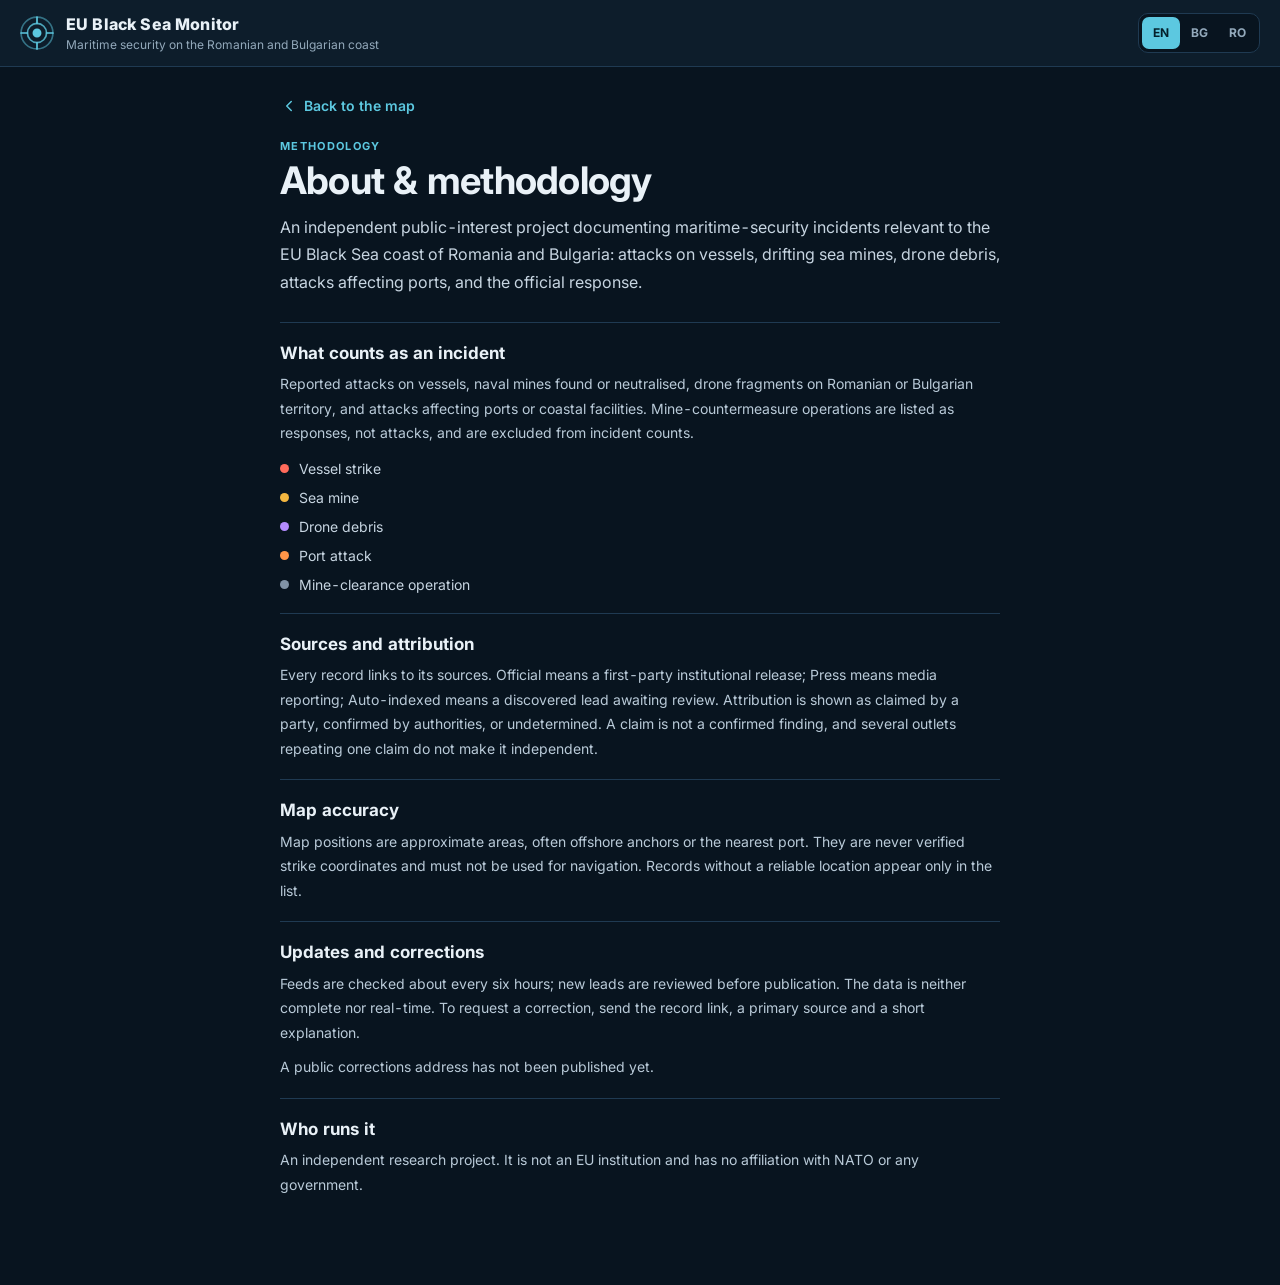
<file: about.html>
<!doctype html>
<html lang="en">
<head>
<meta charset="utf-8">
<meta name="viewport" content="width=device-width, initial-scale=1">
<meta name="theme-color" content="#08141f">
<title>About &amp; methodology · EU Black Sea Monitor</title>
<meta name="description" content="Scope, sources, attribution standards, map accuracy and corrections policy of the EU Black Sea Monitor.">
<link rel="canonical" href="https://security-eu.github.io/black-sea-monitor/about.html">
<link rel="icon" type="image/svg+xml" href="assets/favicon.svg">
<link rel="icon" href="favicon.ico" sizes="any">
<link rel="preconnect" href="https://fonts.googleapis.com">
<link rel="preconnect" href="https://fonts.gstatic.com" crossorigin>
<link rel="stylesheet" href="https://fonts.googleapis.com/css2?family=Inter:wght@400;500;600;700;800&display=swap">
<link rel="stylesheet" href="assets/style.css?v=4">
</head>
<body>
<header class="topbar">
  <a class="brand" href="./" id="brand">
    <svg class="brand-mark" viewBox="0 0 32 32" aria-hidden="true"><circle cx="16" cy="16" r="15" fill="none" stroke="currentColor" stroke-width="1.6" opacity=".5"/><circle cx="16" cy="16" r="9" fill="none" stroke="currentColor" stroke-width="1.6" opacity=".8"/><circle cx="16" cy="16" r="3.2" fill="currentColor"/><path d="M16 1v6M16 25v6M1 16h6M25 16h6" stroke="currentColor" stroke-width="1.6"/></svg>
    <span class="brand-text"><strong data-i18n="siteName">EU Black Sea Monitor</strong><small data-i18n="tagline"></small></span>
  </a>
  <nav class="lang" aria-label="Language"><button type="button" data-lang="en">EN</button><button type="button" data-lang="bg">BG</button><button type="button" data-lang="ro">RO</button></nav>
</header>
<main class="about">
  <a class="back" id="back" href="./"><svg viewBox="0 0 24 24" aria-hidden="true"><path d="M15 6l-6 6 6 6"/></svg><span data-i18n="back">Back to the map</span></a>
  <p class="eyebrow" data-i18n="methodology">Methodology</p>
  <h1 data-i18n="about">About &amp; methodology</h1>
  <p class="lead" data-i18n="aboutIntro"></p>
  <section><h2 data-i18n="aboutScope"></h2><p data-i18n="aboutScopeText"></p><ul class="legend-list" id="cats"></ul></section>
  <section><h2 data-i18n="aboutEvidence"></h2><p data-i18n="aboutEvidenceText"></p></section>
  <section><h2 data-i18n="aboutLocation"></h2><p data-i18n="aboutLocationText"></p></section>
  <section><h2 data-i18n="aboutUpdates"></h2><p data-i18n="aboutUpdatesText"></p><p id="contact" style="margin-top:10px"></p></section>
  <section><h2 data-i18n="aboutEditor"></h2><p data-i18n="aboutEditorText"></p></section>
</main>
<script type="module">
const LANGS=['en','bg','ro'];
const CAT={vessel_strike:'#ff6b5b',mine:'#f4b740',drone_debris:'#b48cff',port_attack:'#ff9548',mine_action:'#8193a6'};
const get=k=>{try{return localStorage.getItem(k)}catch{return null}};
const q=new URLSearchParams(location.search).get('lang');
let lang=LANGS.includes(q)?q:LANGS.includes(get('bsm-lang'))?get('bsm-lang'):'en';
const cfg=await fetch('config.json').then(r=>r.ok?r.json():{}).catch(()=>({}));
async function apply(l){
  lang=l;try{localStorage.setItem('bsm-lang',l)}catch{}
  const t=await fetch(`i18n/${l}.json`).then(r=>r.json());
  document.documentElement.lang=l;
  document.querySelectorAll('[data-i18n]').forEach(el=>{el.textContent=t[el.dataset.i18n]??''});
  document.querySelectorAll('[data-lang]').forEach(b=>b.setAttribute('aria-pressed',String(b.dataset.lang===l)));
  const home=l==='en'?'./':'./?lang='+l;
  document.getElementById('back').href=home;document.getElementById('brand').href=home;
  document.getElementById('cats').innerHTML=Object.entries(CAT).map(([k,c])=>`<li><i class="cdot" style="background:${c}"></i>${t['cat_'+k]}</li>`).join('');
  const box=document.getElementById('contact');box.textContent='';
  if(cfg.corrections_email){const a=document.createElement('a');a.href='mailto:'+cfg.corrections_email;a.textContent=cfg.corrections_email;box.append(t.contactLabel+': ',a)}
  else box.textContent=t.contactPending;
  document.title=`${t.about} · ${t.siteName}`;
  const u=new URL(location.href);if(l==='en')u.searchParams.delete('lang');else u.searchParams.set('lang',l);history.replaceState(null,'',u);
}
document.querySelectorAll('[data-lang]').forEach(b=>b.onclick=()=>apply(b.dataset.lang));
apply(lang);
</script>
</body>
</html>
</file>
<file: assets/style.css>
/* EU Black Sea Monitor — single stylesheet */
:root{
  --bg:#08141f;--surface:#0d1d2b;--surface-2:#122638;--surface-3:#17304a;
  --line:#1f3a52;--line-2:#2b4a66;
  --text:#e9f1f7;--muted:#93a9bb;--faint:#6f879b;
  --accent:#5cc8e0;--accent-ink:#04202b;
  --ro:#4ea3f0;--bg-c:#36c48f;
  --c-vessel_strike:#ff6b5b;--c-mine:#f4b740;--c-drone_debris:#b48cff;--c-port_attack:#ff9548;--c-mine_action:#8193a6;
  --radius:12px;--shadow:0 10px 30px rgba(0,0,0,.35);
  --font:Inter,system-ui,-apple-system,"Segoe UI",Roboto,sans-serif;
  color-scheme:dark;
}
*{box-sizing:border-box}
html{-webkit-text-size-adjust:100%}
body{margin:0;background:var(--bg);color:var(--text);font:14px/1.5 var(--font);font-feature-settings:"tnum" 1}
button,input,select{font:inherit;color:inherit}
a{color:var(--accent)}
svg:not(.leaflet-container svg){width:18px;height:18px;fill:none;stroke:currentColor;stroke-width:2;stroke-linecap:round;stroke-linejoin:round;flex:none}
:focus-visible{outline:2px solid var(--accent);outline-offset:2px}
.sr{position:absolute;width:1px;height:1px;overflow:hidden;clip:rect(0 0 0 0);white-space:nowrap}
.skip{position:absolute;left:-999px;top:8px;z-index:3000;background:var(--accent);color:var(--accent-ink);padding:8px 12px;border-radius:8px}
.skip:focus{left:8px}
.eyebrow{margin:0 0 4px;font-size:11px;font-weight:700;letter-spacing:.12em;text-transform:uppercase;color:var(--accent)}
.note{margin:0;color:var(--muted);font-size:12.5px;line-height:1.55}

/* Top bar */
.topbar{display:flex;align-items:center;justify-content:space-between;gap:16px;padding:12px 20px;background:var(--surface);border-bottom:1px solid var(--line)}
.brand{display:flex;align-items:center;gap:12px;color:var(--text);text-decoration:none;min-width:0}
.topbar .brand-mark{width:34px;height:34px;color:var(--accent)}
.brand-text{display:grid;min-width:0}
.brand-text strong{font-size:16px;font-weight:800;letter-spacing:.01em}
.brand-text small{color:var(--muted);font-size:12px;white-space:nowrap;overflow:hidden;text-overflow:ellipsis}
.topbar-right{display:flex;align-items:center;gap:10px}
.lang{display:flex;padding:3px;background:var(--bg);border:1px solid var(--line);border-radius:10px}
.lang button{border:0;background:none;padding:6px 10px;border-radius:7px;font-size:12px;font-weight:700;color:var(--muted);cursor:pointer;min-width:38px;min-height:32px}
.lang button[aria-pressed="true"]{background:var(--accent);color:var(--accent-ink)}
.link-btn{display:inline-flex;align-items:center;gap:7px;padding:8px 12px;border:1px solid var(--line-2);border-radius:10px;color:var(--text);text-decoration:none;font-size:13px;font-weight:600;min-height:40px}
.link-btn:hover{background:var(--surface-2)}

/* KPI strip */
.kpis{display:flex;gap:1px;background:var(--line);border-bottom:1px solid var(--line);overflow-x:auto;scrollbar-width:none}
.kpis::-webkit-scrollbar{display:none}
.kpi{flex:1 0 auto;display:flex;flex-direction:column;justify-content:center;gap:1px;padding:10px 20px;background:var(--surface);min-width:120px}
.kpi-value{font-size:22px;font-weight:800;line-height:1.15;letter-spacing:-.02em}
.kpi-label{display:flex;align-items:center;gap:6px;color:var(--muted);font-size:12px;white-space:nowrap}
.kpi-updated{flex:2 0 auto;align-items:flex-end;text-align:right}
.kpi-updated #updatedAt{font-weight:600;font-size:13px}
.cdot{display:inline-block;width:9px;height:9px;border-radius:50%;flex:none}
.cdot.ro{background:var(--ro)}.cdot.bg{background:var(--bg-c)}

/* Main layout */
.mtabs{display:none}
.app{display:grid;grid-template-columns:minmax(330px,400px) minmax(0,1fr);height:calc(100dvh - 128px);min-height:520px;max-height:900px}
.panel{display:flex;flex-direction:column;min-height:0;background:var(--surface);border-right:1px solid var(--line)}
.ptabs{display:grid;grid-template-columns:1fr 1fr;border-bottom:1px solid var(--line)}
.ptabs button{display:flex;align-items:center;justify-content:center;gap:8px;padding:13px 10px;background:none;border:0;border-bottom:2px solid transparent;color:var(--muted);font-weight:700;cursor:pointer}
.ptabs button[aria-selected="true"]{color:var(--text);border-bottom-color:var(--accent)}
.count{font-size:11px;font-weight:700;padding:1px 7px;border-radius:20px;background:var(--surface-3);color:var(--muted)}
.ptabs button[aria-selected="true"] .count{background:var(--accent);color:var(--accent-ink)}
.pane{display:flex;flex-direction:column;min-height:0;flex:1}
.pane[hidden]{display:none}
.filters{display:grid;gap:10px;padding:14px 16px 12px;border-bottom:1px solid var(--line)}
.seg{display:flex;padding:3px;background:var(--bg);border:1px solid var(--line);border-radius:10px}
.seg button{flex:1;border:0;background:none;color:var(--muted);padding:7px 6px;border-radius:7px;font-size:12.5px;font-weight:600;cursor:pointer;white-space:nowrap}
.seg button[aria-pressed="true"]{background:var(--surface-3);color:var(--text);box-shadow:inset 0 0 0 1px var(--line-2)}
.filter-grid{display:grid;grid-template-columns:1fr 1fr;gap:8px}
.filter-grid.one{grid-template-columns:1fr}
.filter-grid label{display:grid;gap:4px;font-size:11px;font-weight:600;color:var(--faint);text-transform:uppercase;letter-spacing:.06em;min-width:0}
.filter-grid .search{grid-column:1/-1}
select,input[type=search]{width:100%;min-width:0;min-height:38px;padding:8px 10px;background:var(--surface-2);border:1px solid var(--line-2);border-radius:9px;font-size:13px;text-transform:none;letter-spacing:0;font-weight:500}
select{appearance:none;padding-right:30px;background-image:url("data:image/svg+xml,%3Csvg xmlns='http://www.w3.org/2000/svg' viewBox='0 0 24 24' fill='none' stroke='%2393a9bb' stroke-width='2.5' stroke-linecap='round'%3E%3Cpath d='M6 9l6 6 6-6'/%3E%3C/svg%3E");background-repeat:no-repeat;background-position:right 9px center;background-size:14px}
.filter-foot{display:flex;justify-content:space-between;align-items:center;font-size:12px;color:var(--muted)}
.text-btn{background:none;border:0;color:var(--accent);font-weight:600;cursor:pointer;padding:4px}
.list{list-style:none;margin:0;padding:0;overflow-y:auto;flex:1;min-height:0;scrollbar-width:thin;scrollbar-color:var(--line-2) transparent}
.empty{padding:28px 18px;color:var(--muted);line-height:1.6}

/* Incident rows */
.row{display:grid;grid-template-columns:12px minmax(0,1fr);gap:12px;width:100%;padding:13px 16px;text-align:left;background:none;border:0;border-bottom:1px solid var(--line);cursor:pointer}
.row:hover{background:var(--surface-2)}
.row[aria-current="true"]{background:var(--surface-3);box-shadow:inset 3px 0 0 var(--accent)}
.row .dot{width:11px;height:11px;border-radius:50%;margin-top:5px;box-shadow:0 0 0 2px var(--surface)}
.row-title{display:block;font-weight:700;font-size:14px;line-height:1.35}
.row-meta{display:flex;flex-wrap:wrap;gap:4px 8px;margin-top:3px;color:var(--muted);font-size:12px}
.row-meta .sep{opacity:.5}
.chip{display:inline-flex;align-items:center;gap:5px;font-size:11px;font-weight:700;padding:2px 7px;border-radius:6px;background:var(--surface-3);color:var(--text)}
.chip.claimed{background:#3b2a12;color:#ffcc7a}
.chip.authority_confirmed{background:#3a1717;color:#ff9c90}
.chip.response{background:#1e2a36;color:#b6c4d1}
.chip.official{background:#0f3330;color:#7fe3cf}
.chip.news{background:#33290f;color:#f3d17f}
.chip.auto{background:#271f3f;color:#cbb9ff}
.chip.pending{background:none;color:var(--faint);font-weight:600;padding:2px 0}

/* Statements */
.news{padding:14px 16px;border-bottom:1px solid var(--line)}
.news-meta{display:flex;flex-wrap:wrap;align-items:center;gap:6px 8px;font-size:12px;color:var(--muted)}
.news h3{margin:7px 0 5px;font-size:14.5px;line-height:1.42}
.news p{margin:0 0 7px;color:#b9cad8;font-size:13px;line-height:1.55}
.news .src{font-size:12.5px;font-weight:600;text-decoration:none}
.news .src:hover{text-decoration:underline}
.news .warn{color:#cbb9ff;font-size:12px}
.pane-foot{padding:10px 16px;border-top:1px solid var(--line)}
.pane-foot a{display:inline-flex;align-items:center;gap:6px;font-size:12.5px;font-weight:600;text-decoration:none}
.pane-foot svg{width:15px;height:15px}

/* Map */
.mapwrap{position:relative;min-width:0;min-height:0;background:#0b1824}
#map{position:absolute;inset:0;background:#0b1824}
.leaflet-container{font-family:var(--font);background:#0b1824}
.leaflet-tile-pane{filter:invert(1) hue-rotate(185deg) brightness(.92) contrast(.88) saturate(.55)}
.leaflet-control-attribution{background:rgba(8,20,31,.75)!important;color:var(--muted)!important;font-size:10px}
.leaflet-control-attribution a{color:var(--muted)!important}
.leaflet-bar a{background:var(--surface)!important;color:var(--text)!important;border-color:var(--line)!important}
.leaflet-bar{border:1px solid var(--line-2)!important;box-shadow:var(--shadow)!important}
.leaflet-tooltip.tip{background:var(--surface);color:var(--text);border:1px solid var(--line-2);border-radius:8px;font-weight:600;box-shadow:var(--shadow);padding:5px 9px}
.leaflet-tooltip.tip::before{display:none}
.map-legend{position:absolute;left:14px;top:14px;z-index:500;display:grid;gap:5px;padding:10px 12px;background:rgba(13,29,43,.92);border:1px solid var(--line-2);border-radius:var(--radius);font-size:12px;box-shadow:var(--shadow);backdrop-filter:blur(6px)}
.map-legend span{display:flex;align-items:center;gap:8px}
.map-legend i{width:10px;height:10px;border-radius:50%;border:2px solid #fff;box-sizing:content-box}
.map-legend i.ring{background:transparent!important;border-color:var(--c-mine_action)}
.map-fit{position:absolute;right:14px;top:14px;z-index:500;display:inline-flex;align-items:center;gap:7px;padding:8px 12px;border-radius:10px;border:1px solid var(--line-2);background:rgba(13,29,43,.92);font-weight:600;font-size:12.5px;cursor:pointer;box-shadow:var(--shadow)}
.map-fit:hover{background:var(--surface-2)}
.map-note{position:absolute;left:14px;bottom:10px;z-index:500;margin:0;max-width:min(420px,calc(100% - 120px));padding:6px 10px;border-radius:8px;background:rgba(8,20,31,.82);color:var(--muted);font-size:11.5px;pointer-events:none}
.map-msg{position:absolute;inset:0;display:grid;place-items:center;padding:20px;color:var(--muted);text-align:center}

/* Detail card */
.detail{position:absolute;z-index:800;top:14px;right:14px;bottom:14px;width:min(400px,calc(100% - 28px));display:flex;flex-direction:column;background:var(--surface);border:1px solid var(--line-2);border-radius:16px;box-shadow:0 18px 50px rgba(0,0,0,.5);overflow:hidden;animation:slide .18s ease-out}
.detail[hidden]{display:none}
.detail:focus{outline:none}
@keyframes slide{from{transform:translateX(16px);opacity:0}to{transform:none;opacity:1}}
.detail-close{position:absolute;top:12px;right:12px;z-index:2;display:grid;place-items:center;width:40px;height:40px;border-radius:50%;border:1px solid var(--line-2);background:var(--surface-2);cursor:pointer}
#detailBody{overflow-y:auto;flex:1;overscroll-behavior:contain}
.d-head{padding:18px 64px 16px 20px;border-bottom:1px solid var(--line);background:linear-gradient(180deg,var(--surface-2),var(--surface))}
.d-cat{display:inline-flex;align-items:center;gap:7px;font-size:11.5px;font-weight:700;letter-spacing:.06em;text-transform:uppercase}
.d-cat i{width:9px;height:9px;border-radius:50%}
.d-head h2{margin:6px 0 4px;font-size:22px;line-height:1.2;letter-spacing:-.01em}
.d-sub{color:var(--muted);font-size:13px}
.d-body{padding:4px 20px 20px}
.facts{display:grid;grid-template-columns:1fr 1fr;gap:1px;margin:14px 0;background:var(--line);border:1px solid var(--line);border-radius:10px;overflow:hidden}
.facts div{background:var(--surface);padding:9px 11px}
.facts div:last-child:nth-child(odd){grid-column:1/-1}
.facts dt{font-size:11px;color:var(--faint);text-transform:uppercase;letter-spacing:.06em;font-weight:600}
.facts dd{margin:2px 0 0;font-weight:600;font-size:13px;overflow-wrap:anywhere}
.d-section{padding:12px 0;border-top:1px solid var(--line)}
.d-section h3{margin:0 0 6px;font-size:12px;color:var(--faint);text-transform:uppercase;letter-spacing:.08em}
.d-section p{margin:0;color:#c7d5e1;line-height:1.6}
.d-status{display:flex;align-items:center;justify-content:space-between;gap:10px;margin-bottom:6px}
.d-callout{margin-top:10px;padding:10px 12px;border-radius:10px;background:var(--surface-2);color:var(--muted);font-size:12.5px;line-height:1.5}
.d-sources{display:grid;gap:6px;margin:0;padding:0;list-style:none}
.d-sources a{display:flex;align-items:center;justify-content:space-between;gap:8px;padding:9px 11px;border:1px solid var(--line-2);border-radius:9px;text-decoration:none;color:var(--text);font-weight:600;font-size:13px}
.d-sources a:hover{border-color:var(--accent)}
.d-sources small{color:var(--faint);font-weight:500}
.d-actions{display:flex;gap:8px;padding-top:12px;border-top:1px solid var(--line)}
.btn{display:inline-flex;align-items:center;gap:7px;padding:8px 12px;border-radius:9px;border:1px solid var(--line-2);background:var(--surface-2);font-weight:600;font-size:13px;cursor:pointer}
.btn:hover{border-color:var(--accent)}
.untranslated{display:inline-block;margin-top:6px;font-size:11.5px;color:var(--faint)}
.scrim{position:fixed;inset:0;z-index:1500;background:rgba(2,8,14,.6)}
.scrim[hidden]{display:none}

/* Trends */
.trends{padding:30px clamp(16px,4vw,48px) 24px;border-top:1px solid var(--line);background:var(--surface)}
.trends-head{display:flex;justify-content:space-between;align-items:flex-end;gap:20px;flex-wrap:wrap;margin-bottom:18px}
.trends h2{margin:0 0 6px;font-size:22px;letter-spacing:-.01em}
.trends .note{max-width:640px}
.downloads{display:flex;align-items:center;gap:6px;flex-wrap:wrap;font-size:12px;color:var(--muted)}
.downloads span{margin-right:4px}
.downloads a{padding:6px 11px;border:1px solid var(--line-2);border-radius:8px;text-decoration:none;font-weight:700;font-size:12px;color:var(--text)}
.downloads a:hover{border-color:var(--accent)}
.chart{display:flex;align-items:flex-end;gap:3px;height:180px;padding:0 0 22px;overflow-x:auto;position:relative;scrollbar-width:thin}
.bar{position:relative;flex:1 0 12px;max-width:34px;height:150px;display:flex;flex-direction:column-reverse}
.bar span{display:block;width:100%}
.bar .r{background:var(--ro)}.bar .b{background:var(--bg-c)}
.bar span:last-child{border-radius:3px 3px 0 0}
.bar::after{content:"";position:absolute;inset:auto 0 0;border-bottom:1px solid var(--line-2)}
.bar .yr{position:absolute;top:156px;left:0;font-size:11px;color:var(--faint);white-space:nowrap}
.bar .yr::before{content:"";position:absolute;left:0;top:-6px;height:5px;border-left:1px solid var(--line-2)}
.bar:hover{background:rgba(255,255,255,.04)}
.chart-legend{display:flex;gap:16px;font-size:12px;color:var(--muted)}
.chart-legend span{display:flex;align-items:center;gap:6px}

.footer{display:flex;justify-content:space-between;gap:14px;flex-wrap:wrap;padding:18px clamp(16px,4vw,48px) 26px;color:var(--faint);font-size:12px;border-top:1px solid var(--line)}
.toast{position:fixed;left:50%;bottom:24px;z-index:3000;transform:translateX(-50%);padding:9px 16px;border-radius:10px;background:var(--accent);color:var(--accent-ink);font-weight:700;box-shadow:var(--shadow)}
.toast[hidden]{display:none}

/* About page */
.about{max-width:760px;margin:0 auto;padding:28px 20px 70px}
.about .back{display:inline-flex;align-items:center;gap:6px;margin-bottom:22px;font-weight:600;text-decoration:none}
.about h1{margin:0 0 12px;font-size:clamp(26px,4vw,38px);letter-spacing:-.02em;line-height:1.15}
.about .lead{font-size:16px;color:#c7d5e1;line-height:1.7;margin:0 0 26px}
.about section{padding:18px 0;border-top:1px solid var(--line)}
.about h2{margin:0 0 6px;font-size:17px}
.about section p{margin:0;color:#b9cad8;line-height:1.75}
.legend-list{display:grid;gap:8px;margin:12px 0 0;padding:0;list-style:none}
.legend-list li{display:flex;align-items:center;gap:10px;color:#c7d5e1}

/* Tablet / phone */
@media (max-width:900px){
  .topbar{padding:10px 14px}
  .brand-text small{display:none}
  .topbar .brand-mark{width:28px;height:28px}
  .brand-text strong{font-size:14px;line-height:1.25}
  .link-btn span{display:none}
  .link-btn{padding:8px 10px}
  .kpi{padding:8px 14px;min-width:96px}
  .kpi-value{font-size:19px}
  .kpi:nth-child(5){display:none}
  .mtabs{display:grid;grid-template-columns:repeat(3,1fr);gap:4px;padding:6px 10px;background:var(--surface);border-bottom:1px solid var(--line);position:sticky;top:0;z-index:1000}
  .mtabs button{border:0;background:none;padding:9px 6px;border-radius:9px;font-weight:700;font-size:13px;color:var(--muted);cursor:pointer;min-height:40px}
  .mtabs button[aria-pressed="true"]{background:var(--surface-3);color:var(--text)}
  .app{display:block;position:relative;height:calc(100dvh - 176px);min-height:420px;max-height:none}
  .app[data-view="map"] .panel{display:none}
  .app[data-view="list"] .mapwrap{display:none}
  .app[data-view="list"] .panel{height:100%;border-right:0}
  .app .ptabs{display:none}
  .mapwrap{height:100%}
  .map-legend{top:10px;left:10px;padding:8px 10px;font-size:11px;gap:3px}
  .map-fit{top:10px;right:10px}
  .map-fit span{display:none}
  .map-note{left:10px;right:56px;bottom:24px;max-width:none;font-size:11px}
  .detail{position:fixed;z-index:2000;left:0;right:0;bottom:0;top:auto;width:100%;max-height:min(86dvh,720px);border-radius:18px 18px 0 0;border-bottom:0;animation:rise .2s ease-out;padding-bottom:env(safe-area-inset-bottom)}
  .detail::before{content:"";position:absolute;top:7px;left:50%;width:40px;height:4px;margin-left:-20px;border-radius:4px;background:var(--line-2)}
  @keyframes rise{from{transform:translateY(30px);opacity:0}to{transform:none;opacity:1}}
  .chart{height:170px}
}
@media (max-width:480px){
  .kpi:nth-child(2),.kpi-updated{display:none}
  .filters{padding:12px}
  .row,.news{padding-left:12px;padding-right:12px}
}
@media (prefers-reduced-motion:reduce){*{animation:none!important;transition:none!important}}
</file>
